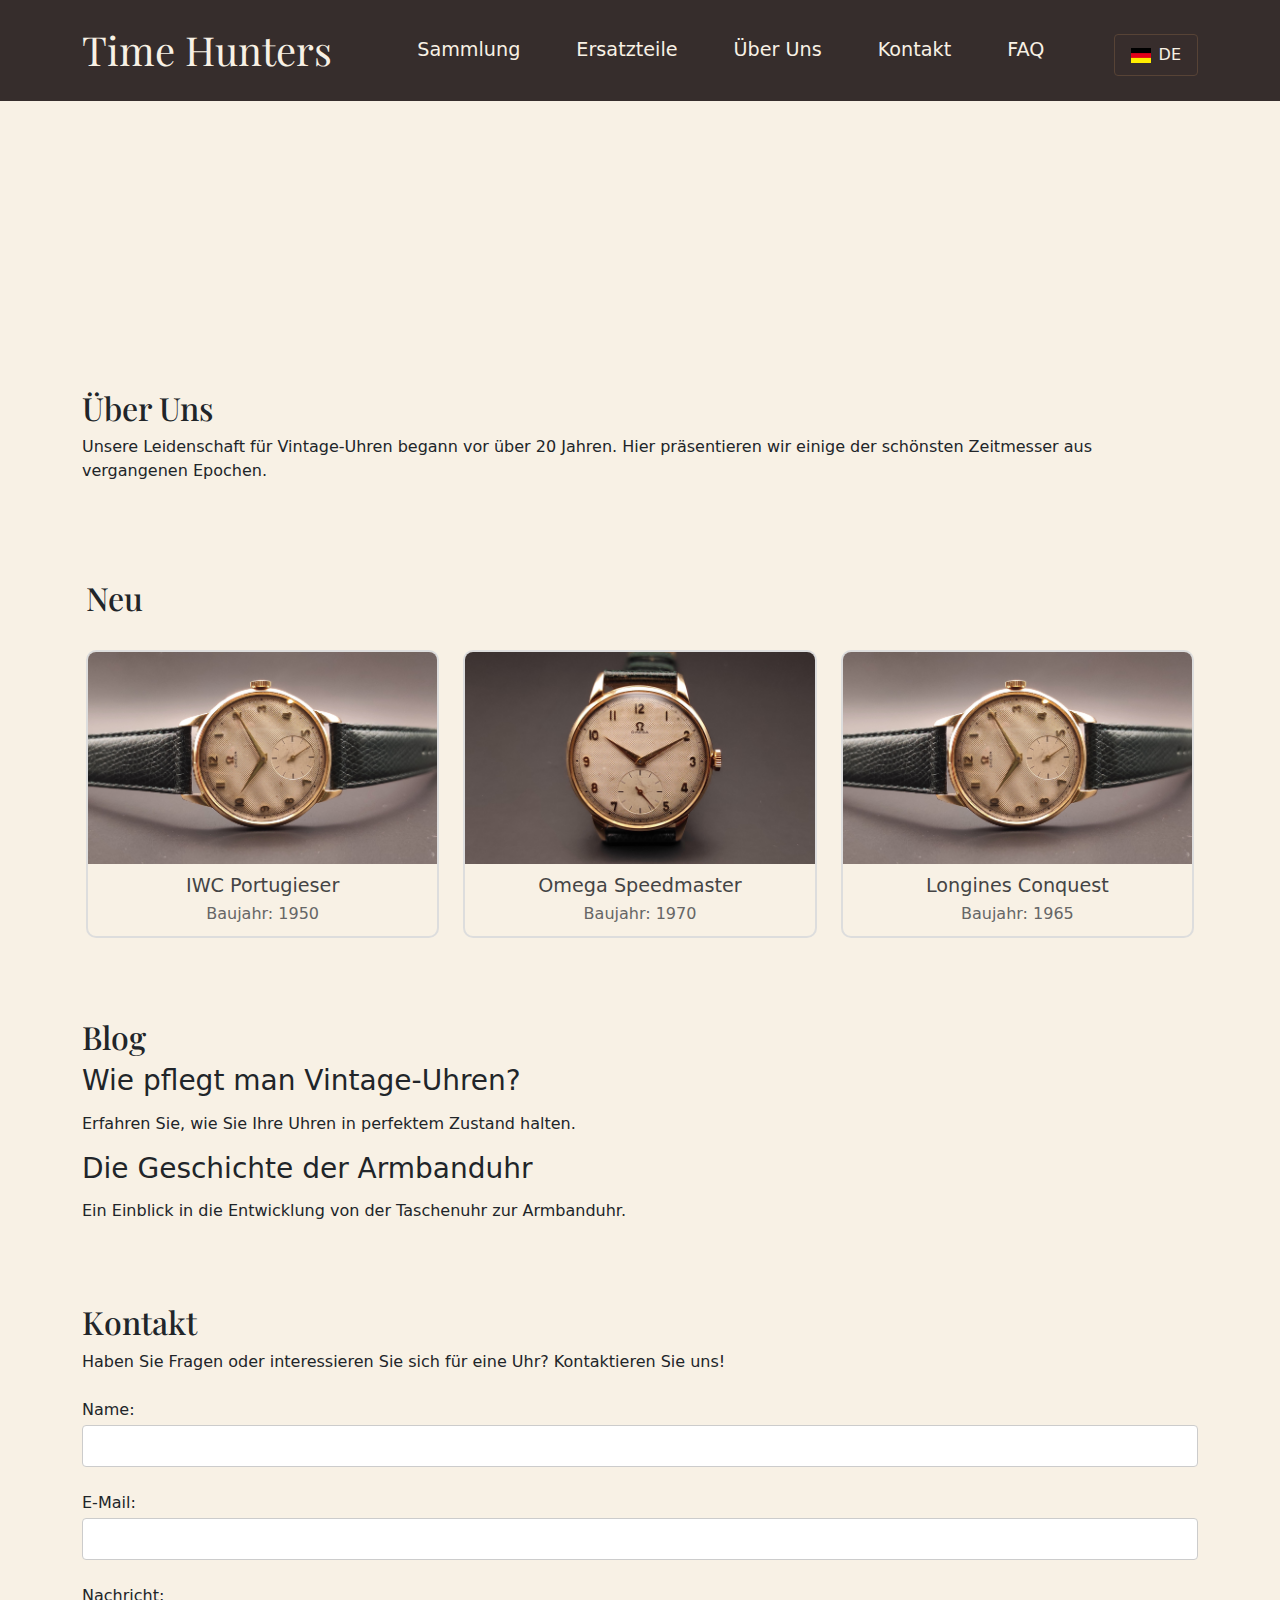
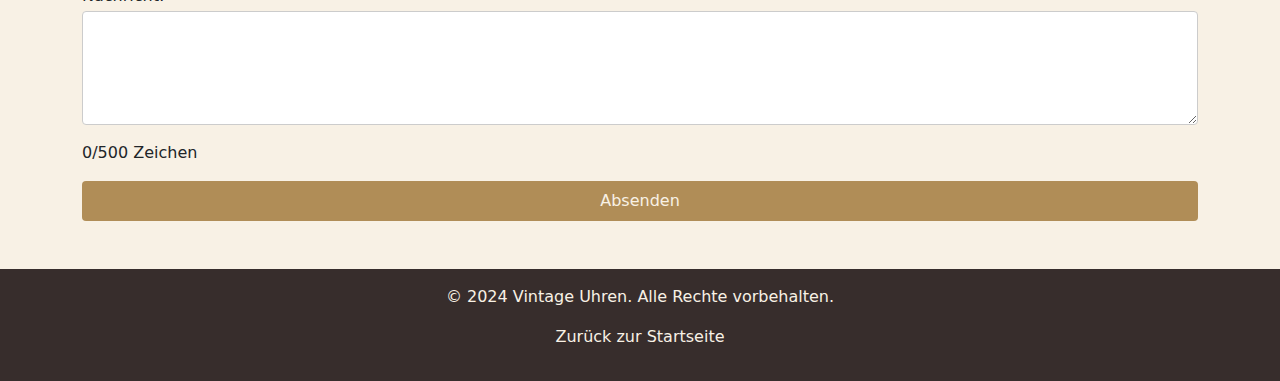
<file: index.html>
<!DOCTYPE html>
<html lang="de">
  <head>
    <meta charset="UTF-8" />
    <meta name="viewport" content="width=device-width, initial-scale=1.0" />
    <title>Vintage Uhren</title>
    <link rel="stylesheet" href="./styles.css"/>
    <!-- Bootstrap stylesheet CDN -->
    <link
      rel="stylesheet"
      href="https://cdn.jsdelivr.net/npm/bootstrap@5.3.7/dist/css/bootstrap.min.css"
    />
  </head>
  <body>

    <!-- Header -->
    <nav class="navbar navbar-expand-lg" style="background-color: #362d2c">
      <div class="container">
        <a class="navbar-brand" href="index.html">Time Hunters</a>
        <button
          class="navbar-toggler"
          type="button"
          data-bs-toggle="collapse"
          data-bs-target="#navbarSupportedContent"
          aria-controls="navbarSupportedContent"
          aria-expanded="false"
          aria-label="Toggle navigation"
        >
          <span class="navbar-toggler-icon"></span>
        </button>
        <div class="collapse navbar-collapse" id="navbarSupportedContent">
          <ul class="navbar-nav me-auto mb-2 mb-lg-0 m-auto mt-0">
            <li class="nav-item" style="padding: 20px;">
              <a class="nav-link" aria-current="page" href="Sammlung.html"
                >Sammlung</a
              >
            </li>

            <li class="nav-item" style="padding: 20px;">
              <a class="nav-link" aria-current="page" href="./Ersatzteile.html">Ersatzteile</a>
            </li>

            <li class="nav-item" style="padding: 20px;">
              <a class="nav-link" aria-current="page" href="./Über_uns.html">Über Uns</a>
            </li>

            <li class="nav-item" style="padding: 20px;">
              <a class="nav-link" aria-current="page" href="./Kontakt.html">Kontakt</a>
            </li>

            <li class="nav-item" style="padding: 20px;">
              <a class="nav-link" aria-current="page" href="./Fragen.html">FAQ</a>
            </li>
          </ul>
        
          <!-- Language Switcher  -->

          <div class="language-switcher">
              <button class="current-language" id="language-button">
                <img src="GermanF.webp" alt="Deutsch" /> DE
              </button>
              <ul class="language-dropdown" id="language-dropdown">
                <li data-lang="en">
                  <img src="EnglishF.webp" alt="English" /> EN
                </li>
                <li data-lang="hu">
                  <img src="UngarischeF.webp" alt="Magyar" /> HU
                </li>
              </ul>
            </div>
        </div>
      </div>
    </nav>
    <!-- Header End  -->

    <section id="hero" class="hero">
      <div class="hero-overlay"></div>
      <!-- Dunkle Overlay-Schicht -->
      <div class="hero-content">
        <h2>Willkommen bei unsere Vintage Uhren Sammlung</h2>
        <p>Entdecke die zeitlose Eleganz klassischer Uhren.</p>
      </div>
    </section>

    <section id="about" class="about">
      <div class="container">
        <h2>Über Uns</h2>
        <p>
          Unsere Leidenschaft für Vintage-Uhren begann vor über 20 Jahren. Hier
          präsentieren wir einige der schönsten Zeitmesser aus vergangenen
          Epochen.
        </p>
      </div>
    </section>

    <section class="watch-gallery">
      <div class="container">
        <h2>Neu</h2>
        <div class="watch-items">
          <a href="Iwc" class="watch-item" data-brand="iwc">
            <img src="test 3.jpg" alt="IWC Uhr" />
            <h3>IWC Portugieser</h3>
            <p>Baujahr: 1950</p>
          </a>

          <a href="./Uhren/Uhr.html" class="watch-item" data-brand="omega">
            <img src="test.jpg" alt="Omega Uhr" />
            <h3>Omega Speedmaster</h3>
            <p>Baujahr: 1970</p>
          </a>

          <a
            href="Uhr.html?id=longines-conquest"
            class="watch-item"
            data-brand="longines"
          >
            <img src="test 3.jpg" alt="Longines Uhr" />
            <h3>Longines Conquest</h3>
            <p>Baujahr: 1965</p>
          </a>
        </div>
      </div>
    </section>

    <section id="blog" class="blog">
      <div class="container">
        <h2>Blog</h2>
        <article>
          <h3>Wie pflegt man Vintage-Uhren?</h3>
          <p>Erfahren Sie, wie Sie Ihre Uhren in perfektem Zustand halten.</p>
        </article>
        <article>
          <h3>Die Geschichte der Armbanduhr</h3>
          <p>
            Ein Einblick in die Entwicklung von der Taschenuhr zur Armbanduhr.
          </p>
        </article>
      </div>
    </section>

    <section id="contact" class="contact">
      <div class="container">
        <h2>Kontakt</h2>
        <p>
          Haben Sie Fragen oder interessieren Sie sich für eine Uhr?
          Kontaktieren Sie uns!
        </p>
        <form action="submit_form.php" method="post">
          <label for="name">Name:</label>
          <input type="text" id="name" name="name" required />

          <label for="email">E-Mail:</label>
          <input type="email" id="email" name="email" required />

          <label for="message">Nachricht:</label>
          <textarea
            id="message"
            name="message"
            rows="4"
            maxlength="500"
            required
          ></textarea>
          <p id="charCount">0/500 Zeichen</p>

          <button type="submit">Absenden</button>
        </form>
      </div>
    </section>

    <script>
      document.getElementById("message").addEventListener("input", function () {
        document.getElementById("charCount").innerText =
          this.value.length + "/500 Zeichen";
      });
    </script>

    <footer class="footer">
      <div class="container">
        <p>&copy; 2024 Vintage Uhren. Alle Rechte vorbehalten.</p>
        <p><a href="index.html">Zurück zur Startseite</a></p>
      </div>
    </footer>
    <script src="script.js" defer></script>

    <!-- Bootstrap Script -->
    <script src="https://cdn.jsdelivr.net/npm/bootstrap@5.3.7/dist/js/bootstrap.bundle.min.js"></script>
  </body>
</html>
</file>
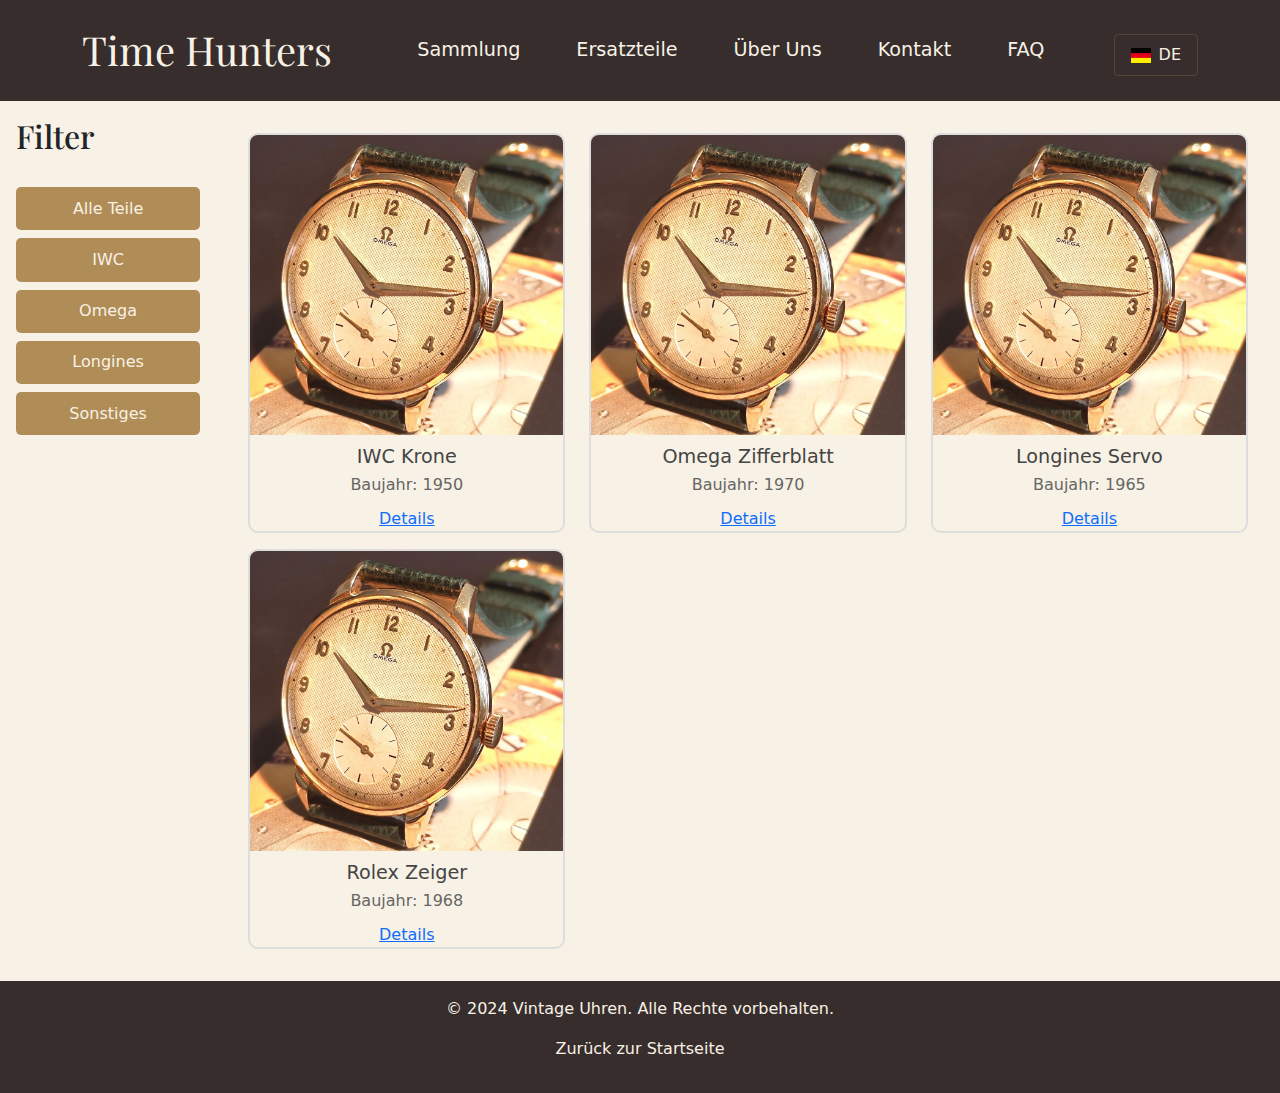
<file: Ersatzteile.html>
<!DOCTYPE html>
<html lang="de">
  <head>
    <meta charset="UTF-8" />
    <meta name="viewport" content="width=device-width, initial-scale=1.0" />
    <title>Sammlung - Vintage Uhren</title>
    <link rel="stylesheet" href="styles.css"/>
    <!-- Bootstrap stylesheet CDN -->
    <link
      rel="stylesheet"
      href="https://cdn.jsdelivr.net/npm/bootstrap@5.3.7/dist/css/bootstrap.min.css"
    />
  </head>
  <body>
    <!-- Header -->
    <nav class="navbar navbar-expand-lg" style="background-color: #362d2c">
      <div class="container">
        <a class="navbar-brand" href="index.html">Time Hunters</a>
        <button
          class="navbar-toggler"
          type="button"
          data-bs-toggle="collapse"
          data-bs-target="#navbarSupportedContent"
          aria-controls="navbarSupportedContent"
          aria-expanded="false"
          aria-label="Toggle navigation"
        >
          <span class="navbar-toggler-icon"></span>
        </button>
        <div class="collapse navbar-collapse" id="navbarSupportedContent">
          <ul class="navbar-nav me-auto mb-2 mb-lg-0 m-auto mt-0">
            <li class="nav-item" style="padding: 20px">
              <a class="nav-link" aria-current="page" href="Sammlung.html"
                >Sammlung</a
              >
            </li>

            <li class="nav-item" style="padding: 20px">
              <a class="nav-link" aria-current="page" href="./Ersatzteile.html"
                >Ersatzteile</a
              >
            </li>

            <li class="nav-item" style="padding: 20px">
              <a class="nav-link" aria-current="page" href="./Über_uns.html"
                >Über Uns</a
              >
            </li>

            <li class="nav-item" style="padding: 20px">
              <a class="nav-link" aria-current="page" href="./Kontakt.html"
                >Kontakt</a
              >
            </li>

            <li class="nav-item" style="padding: 20px">
              <a class="nav-link" aria-current="page" href="./Fragen.html"
                >FAQ</a
              >
            </li>
          </ul>

          <!-- Language Switcher  -->

          <div class="language-switcher">
            <button class="current-language" id="language-button">
              <img src="GermanF.webp" alt="Deutsch" /> DE
            </button>
            <ul class="language-dropdown" id="language-dropdown">
              <li data-lang="en">
                <img src="EnglishF.webp" alt="English" /> EN
              </li>
              <li data-lang="hu">
                <img src="UngarischeF.webp" alt="Magyar" /> HU
              </li>
            </ul>
          </div>
        </div>
      </div>
    </nav>
    <!-- Header End  -->

    <main class="collection">
      <aside class="filter-menu">
        <h2>Filter</h2>
        <ul>
          <li><button onclick="filterWatches('all')">Alle Teile</button></li>
          <li><button onclick="filterWatches('iwc')">IWC</button></li>
          <li><button onclick="filterWatches('omega')">Omega</button></li>
          <li><button onclick="filterWatches('longines')">Longines</button></li>
          <li><button onclick="filterWatches('other')">Sonstiges</button></li>
        </ul>
      </aside>

      <section class="watch-gallery">
        <div class="watch-item" data-brand="iwc">
          <img src="./Omega.jpeg" alt="IWC Uhr" />
          <h3>IWC Krone</h3>
          <p>Baujahr: 1950</p>
          <a href="Uhr.html?id=iwc-portugieser">Details</a>
        </div>
        <div class="watch-item" data-brand="omega">
          <img src="./Omega.jpeg" alt="Omega Uhr" />
          <h3>Omega Zifferblatt</h3>
          <p>Baujahr: 1970</p>
          <a href="Uhr.html?id=omega-speedmaster">Details</a>
        </div>
        <div class="watch-item" data-brand="longines">
          <img src="./Omega.jpeg" alt="Longines Uhr" />
          <h3>Longines Servo</h3>
          <p>Baujahr: 1965</p>
          <a href="Uhr.html?id=longines-conquest">Details</a>
        </div>
        <div class="watch-item" data-brand="other">
          <img src="./Omega.jpeg" alt="Rolex Uhr" />
          <h3>Rolex Zeiger</h3>
          <p>Baujahr: 1968</p>
          <a href="Uhr.html?id=rolex-submariner">Details</a>
        </div>
      </section>
    </main>

    <footer class="footer">
      <div class="container">
        <p>&copy; 2024 Vintage Uhren. Alle Rechte vorbehalten.</p>
        <p><a href="index.html">Zurück zur Startseite</a></p>
      </div>
    </footer>

    <script src="Sammlung.js"></script>
    <!-- Bootstrap Script -->
    <script src="https://cdn.jsdelivr.net/npm/bootstrap@5.3.7/dist/js/bootstrap.bundle.min.js"></script>
  </body>
</html>
</file>
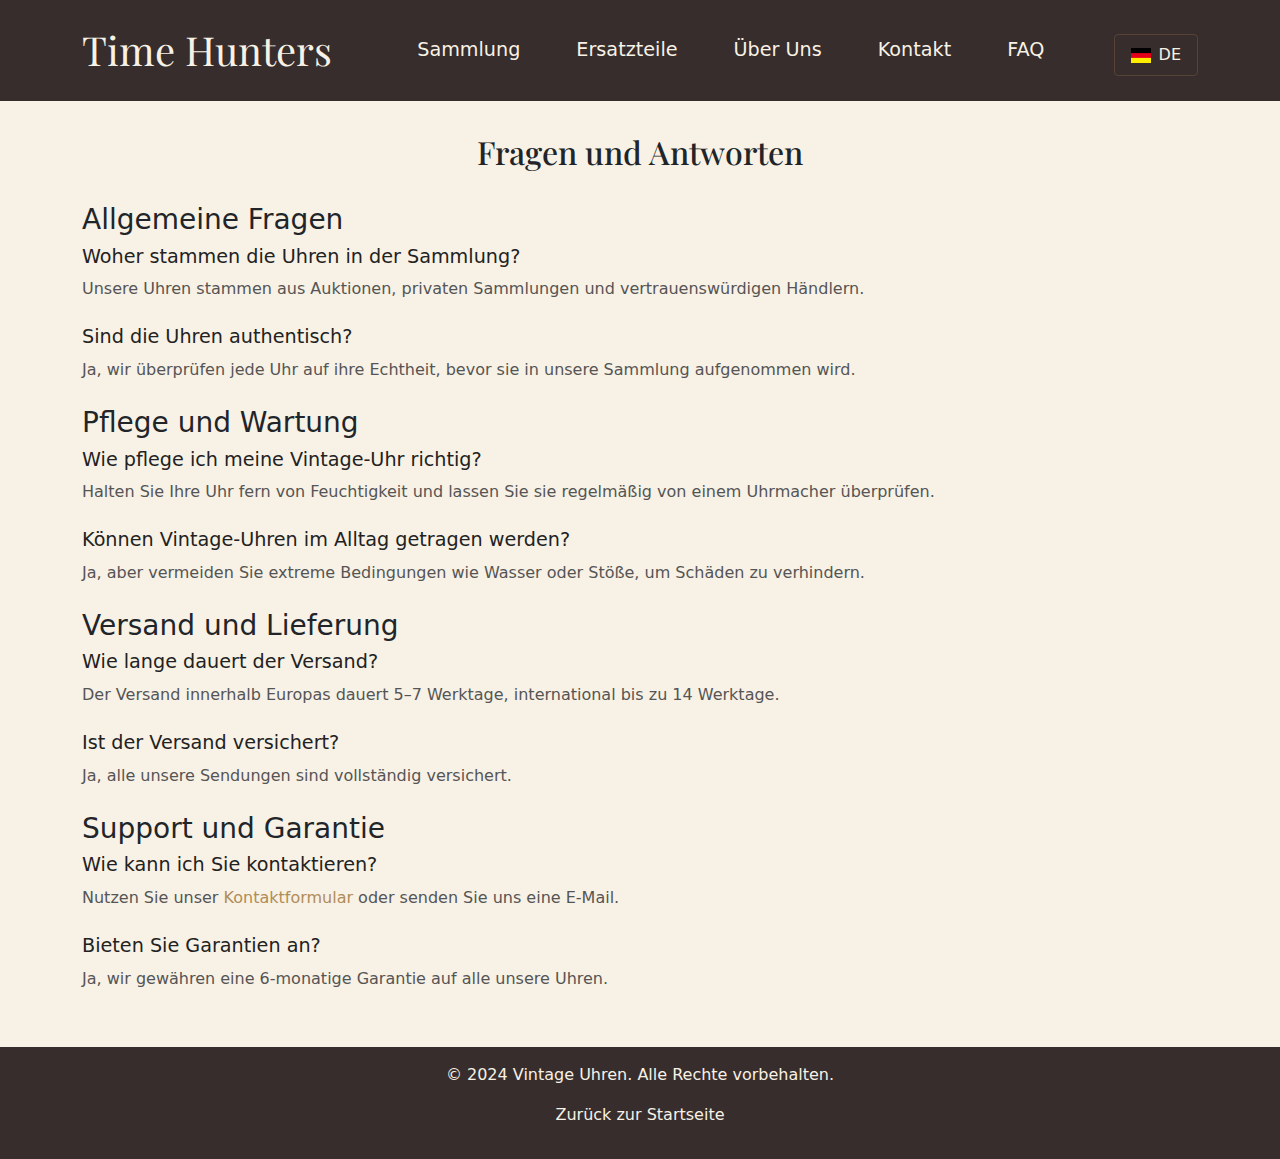
<file: Fragen.html>
<!DOCTYPE html>
<html lang="de">
  <head>
    <meta charset="UTF-8" />
    <meta name="viewport" content="width=device-width, initial-scale=1.0" />
    <title>Häufig gestellte Fragen - Vintage Uhren</title>
    <link rel="stylesheet" href="styles.css" />
    <!-- Bootstrap stylesheet CDN -->
    <link
      rel="stylesheet"
      href="https://cdn.jsdelivr.net/npm/bootstrap@5.3.7/dist/css/bootstrap.min.css"
    />
  </head>
  <body>
    <!-- Header -->
    <nav class="navbar navbar-expand-lg" style="background-color: #362d2c">
      <div class="container">
        <a class="navbar-brand" href="index.html">Time Hunters</a>
        <button
          class="navbar-toggler"
          type="button"
          data-bs-toggle="collapse"
          data-bs-target="#navbarSupportedContent"
          aria-controls="navbarSupportedContent"
          aria-expanded="false"
          aria-label="Toggle navigation"
        >
          <span class="navbar-toggler-icon"></span>
        </button>
        <div class="collapse navbar-collapse" id="navbarSupportedContent">
          <ul class="navbar-nav me-auto mb-2 mb-lg-0 m-auto mt-0">
            <li class="nav-item" style="padding: 20px">
              <a class="nav-link" aria-current="page" href="Sammlung.html"
                >Sammlung</a
              >
            </li>

            <li class="nav-item" style="padding: 20px">
              <a class="nav-link" aria-current="page" href="./Ersatzteile.html"
                >Ersatzteile</a
              >
            </li>

            <li class="nav-item" style="padding: 20px">
              <a class="nav-link" aria-current="page" href="./Über_uns.html"
                >Über Uns</a
              >
            </li>

            <li class="nav-item" style="padding: 20px">
              <a class="nav-link" aria-current="page" href="./Kontakt.html"
                >Kontakt</a
              >
            </li>

            <li class="nav-item" style="padding: 20px">
              <a class="nav-link" aria-current="page" href="./Fragen.html"
                >FAQ</a
              >
            </li>
          </ul>

          <!-- Language Switcher  -->

          <div class="language-switcher">
            <button class="current-language" id="language-button">
              <img src="GermanF.webp" alt="Deutsch" /> DE
            </button>
            <ul class="language-dropdown" id="language-dropdown">
              <li data-lang="en">
                <img src="EnglishF.webp" alt="English" /> EN
              </li>
              <li data-lang="hu">
                <img src="UngarischeF.webp" alt="Magyar" /> HU
              </li>
            </ul>
          </div>
        </div>
      </div>
    </nav>
    <!-- Header End  -->

    <section class="faq">
      <div class="container">
        <h2>Fragen und Antworten</h2>

        <!-- Allgemein -->
        <h3 id="general">Allgemeine Fragen</h3>
        <div class="faq-item">
          <h4>Woher stammen die Uhren in der Sammlung?</h4>
          <p>
            Unsere Uhren stammen aus Auktionen, privaten Sammlungen und
            vertrauenswürdigen Händlern.
          </p>
        </div>
        <div class="faq-item">
          <h4>Sind die Uhren authentisch?</h4>
          <p>
            Ja, wir überprüfen jede Uhr auf ihre Echtheit, bevor sie in unsere
            Sammlung aufgenommen wird.
          </p>
        </div>

        <!-- Pflege -->
        <h3 id="care">Pflege und Wartung</h3>
        <div class="faq-item">
          <h4>Wie pflege ich meine Vintage-Uhr richtig?</h4>
          <p>
            Halten Sie Ihre Uhr fern von Feuchtigkeit und lassen Sie sie
            regelmäßig von einem Uhrmacher überprüfen.
          </p>
        </div>
        <div class="faq-item">
          <h4>Können Vintage-Uhren im Alltag getragen werden?</h4>
          <p>
            Ja, aber vermeiden Sie extreme Bedingungen wie Wasser oder Stöße, um
            Schäden zu verhindern.
          </p>
        </div>

        <!-- Versand -->
        <h3 id="shipping">Versand und Lieferung</h3>
        <div class="faq-item">
          <h4>Wie lange dauert der Versand?</h4>
          <p>
            Der Versand innerhalb Europas dauert 5–7 Werktage, international bis
            zu 14 Werktage.
          </p>
        </div>
        <div class="faq-item">
          <h4>Ist der Versand versichert?</h4>
          <p>Ja, alle unsere Sendungen sind vollständig versichert.</p>
        </div>

        <!-- Support -->
        <h3 id="support">Support und Garantie</h3>
        <div class="faq-item">
          <h4>Wie kann ich Sie kontaktieren?</h4>
          <p>
            Nutzen Sie unser <a href="Kontakt.html">Kontaktformular</a> oder
            senden Sie uns eine E-Mail.
          </p>
        </div>
        <div class="faq-item">
          <h4>Bieten Sie Garantien an?</h4>
          <p>
            Ja, wir gewähren eine 6-monatige Garantie auf alle unsere Uhren.
          </p>
        </div>
      </div>
    </section>

    <footer class="footer">
      <div class="container">
        <p>&copy; 2024 Vintage Uhren. Alle Rechte vorbehalten.</p>
        <p><a href="index.html">Zurück zur Startseite</a></p>
      </div>
    </footer>
    <script src="script.js" defer></script>
    <!-- Bootstrap Script -->
    <script src="https://cdn.jsdelivr.net/npm/bootstrap@5.3.7/dist/js/bootstrap.bundle.min.js"></script>
  </body>
</html>
</file>
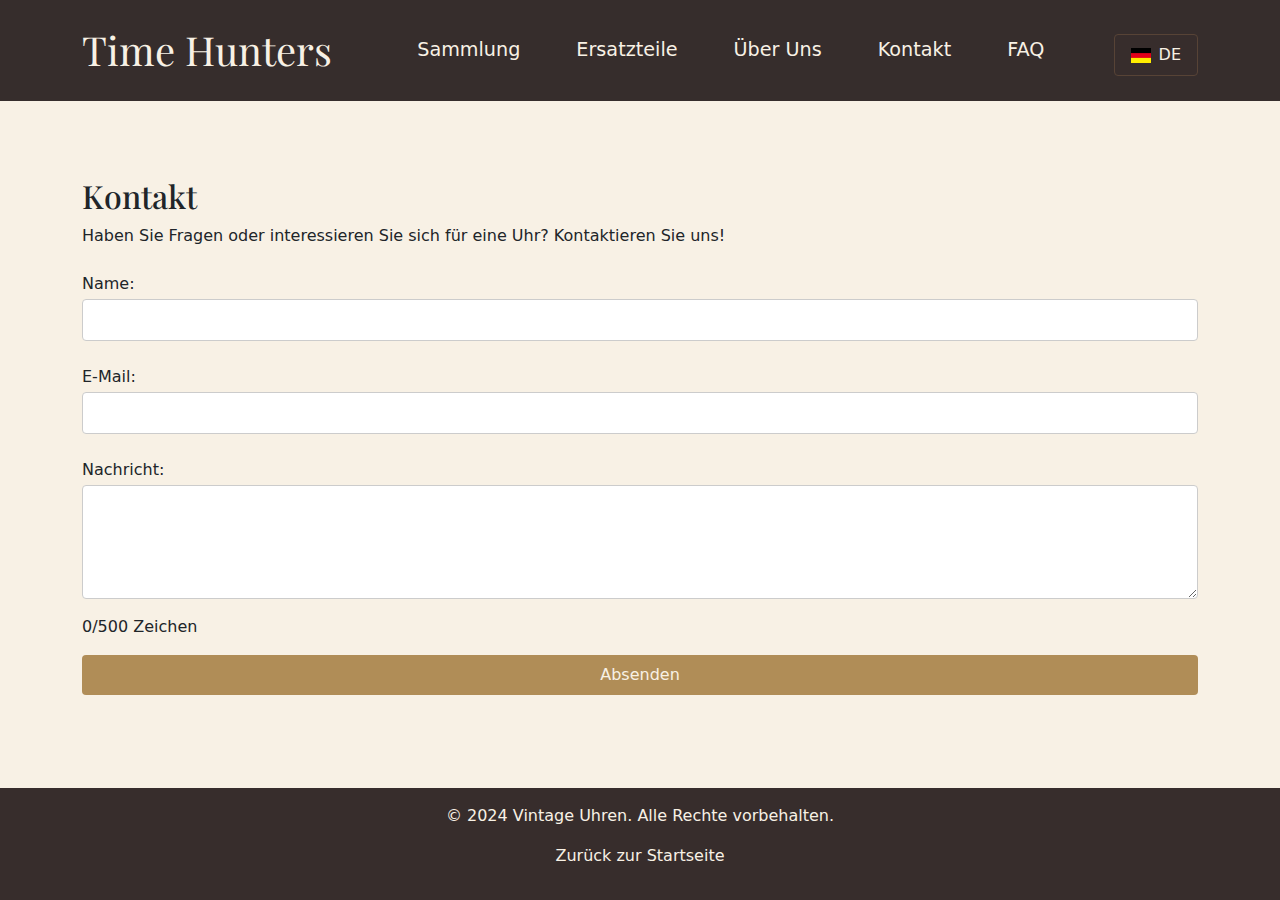
<file: Kontakt.html>
<!DOCTYPE html>
<html lang="de">
  <head>
    <meta charset="UTF-8" />
    <meta name="viewport" content="width=device-width, initial-scale=1.0" />
    <title>Vintage Uhren</title>
    <link rel="stylesheet" href="styles.css" />
    <!-- Bootstrap stylesheet CDN -->
    <link
      rel="stylesheet"
      href="https://cdn.jsdelivr.net/npm/bootstrap@5.3.7/dist/css/bootstrap.min.css"
    />
  </head>
  <body>
    <!-- Header -->
    <nav class="navbar navbar-expand-lg" style="background-color: #362d2c">
      <div class="container">
        <a class="navbar-brand" href="index.html">Time Hunters</a>
        <button
          class="navbar-toggler"
          type="button"
          data-bs-toggle="collapse"
          data-bs-target="#navbarSupportedContent"
          aria-controls="navbarSupportedContent"
          aria-expanded="false"
          aria-label="Toggle navigation"
        >
          <span class="navbar-toggler-icon"></span>
        </button>
        <div class="collapse navbar-collapse" id="navbarSupportedContent">
          <ul class="navbar-nav me-auto mb-2 mb-lg-0 m-auto mt-0">
            <li class="nav-item" style="padding: 20px">
              <a class="nav-link" aria-current="page" href="Sammlung.html"
                >Sammlung</a
              >
            </li>

            <li class="nav-item" style="padding: 20px">
              <a class="nav-link" aria-current="page" href="./Ersatzteile.html"
                >Ersatzteile</a
              >
            </li>

            <li class="nav-item" style="padding: 20px">
              <a class="nav-link" aria-current="page" href="./Über_uns.html"
                >Über Uns</a
              >
            </li>

            <li class="nav-item" style="padding: 20px">
              <a class="nav-link" aria-current="page" href="./Kontakt.html"
                >Kontakt</a
              >
            </li>

            <li class="nav-item" style="padding: 20px">
              <a class="nav-link" aria-current="page" href="./Fragen.html"
                >FAQ</a
              >
            </li>
          </ul>

          <!-- Language Switcher  -->

          <div class="language-switcher">
            <button class="current-language" id="language-button">
              <img src="GermanF.webp" alt="Deutsch" /> DE
            </button>
            <ul class="language-dropdown" id="language-dropdown">
              <li data-lang="en">
                <img src="EnglishF.webp" alt="English" /> EN
              </li>
              <li data-lang="hu">
                <img src="UngarischeF.webp" alt="Magyar" /> HU
              </li>
            </ul>
          </div>
        </div>
      </div>
    </nav>
    <!-- Header End  -->

    <section id="contact" class="contact">
      <div class="container">
        <h2>Kontakt</h2>
        <p>
          Haben Sie Fragen oder interessieren Sie sich für eine Uhr?
          Kontaktieren Sie uns!
        </p>
        <form action="submit_form.php" method="post">
          <label for="name">Name:</label>
          <input type="text" id="name" name="name" required />

          <label for="email">E-Mail:</label>
          <input type="email" id="email" name="email" required />

          <label for="message">Nachricht:</label>
          <textarea
            id="message"
            name="message"
            rows="4"
            maxlength="500"
            required
          ></textarea>
          <p id="charCount">0/500 Zeichen</p>

          <button type="submit">Absenden</button>
        </form>
      </div>
    </section>

    <script>
      document.getElementById("message").addEventListener("input", function () {
        document.getElementById("charCount").innerText =
          this.value.length + "/500 Zeichen";
      });
    </script>

    <footer class="footer">
      <div class="container">
        <p>&copy; 2024 Vintage Uhren. Alle Rechte vorbehalten.</p>
        <p><a href="index.html">Zurück zur Startseite</a></p>
      </div>
    </footer>
    <script src="script.js" defer></script>
    <!-- Bootstrap Script -->
    <script src="https://cdn.jsdelivr.net/npm/bootstrap@5.3.7/dist/js/bootstrap.bundle.min.js"></script>
  </body>
</html>
</file>
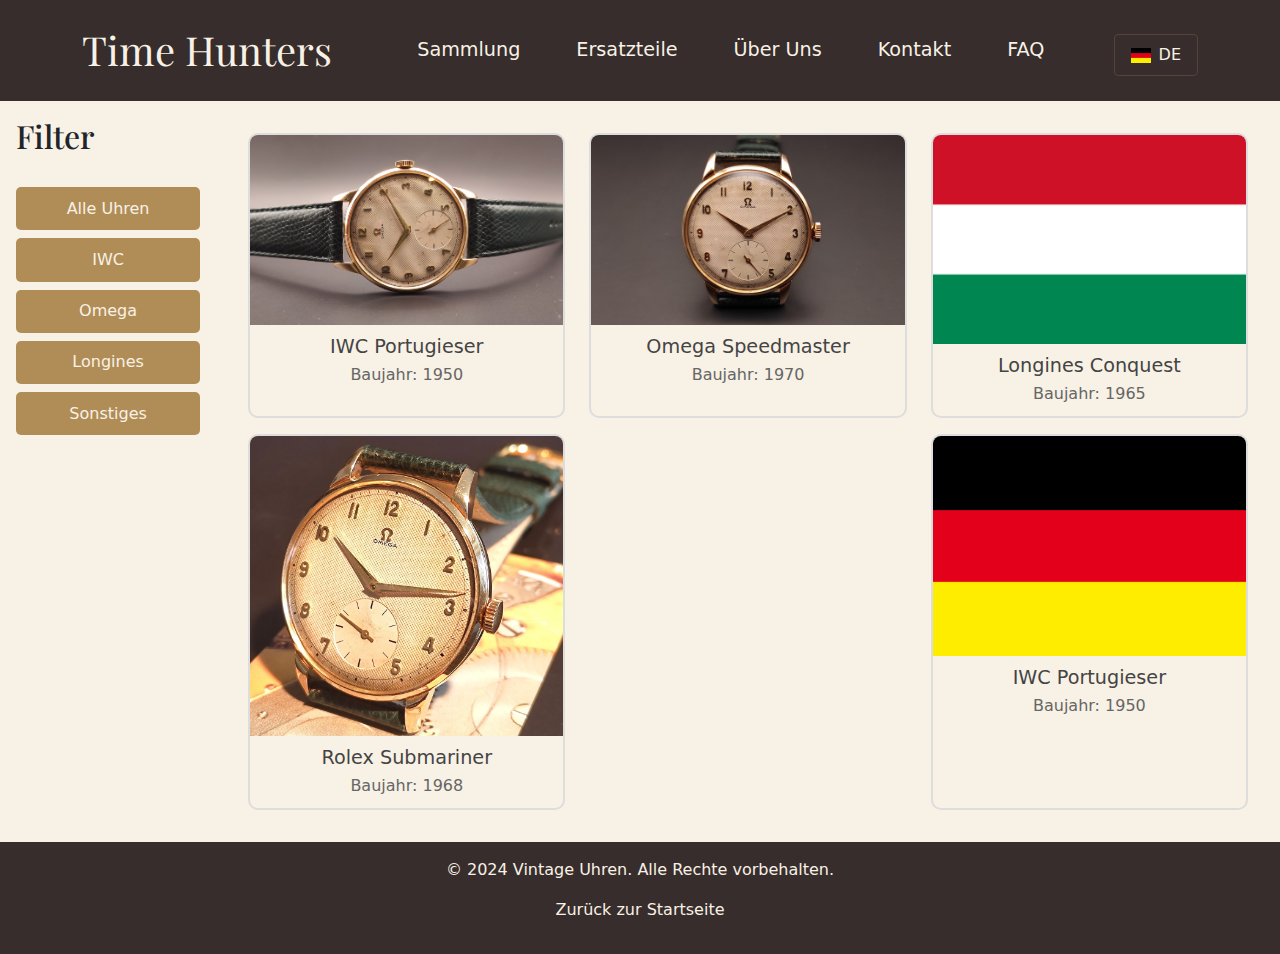
<file: Sammlung.html>
<!DOCTYPE html>
<html lang="de">
  <head>
    <meta charset="UTF-8" />
    <meta name="viewport" content="width=device-width, initial-scale=1.0" />
    <title>Sammlung - Vintage Uhren</title>
    <!-- <link rel="stylesheet" href="Sammlung.css" /> -->
    <link rel="stylesheet" href="styles.css" />
    <!-- Bootstrap stylesheet CDN -->
    <link
      rel="stylesheet"
      href="https://cdn.jsdelivr.net/npm/bootstrap@5.3.7/dist/css/bootstrap.min.css"
    />
  </head>
  <body>
    <!-- Header -->
    <nav class="navbar navbar-expand-lg" style="background-color: #362d2c">
      <div class="container">
        <a class="navbar-brand" href="index.html">Time Hunters</a>
        <button
          class="navbar-toggler"
          type="button"
          data-bs-toggle="collapse"
          data-bs-target="#navbarSupportedContent"
          aria-controls="navbarSupportedContent"
          aria-expanded="false"
          aria-label="Toggle navigation"
        >
          <span class="navbar-toggler-icon"></span>
        </button>
        <div class="collapse navbar-collapse" id="navbarSupportedContent">
          <ul class="navbar-nav me-auto mb-2 mb-lg-0 m-auto mt-0">
            <li class="nav-item" style="padding: 20px">
              <a class="nav-link" aria-current="page" href="Sammlung.html"
                >Sammlung</a
              >
            </li>

            <li class="nav-item" style="padding: 20px">
              <a class="nav-link" aria-current="page" href="./Ersatzteile.html"
                >Ersatzteile</a
              >
            </li>

            <li class="nav-item" style="padding: 20px">
              <a class="nav-link" aria-current="page" href="./Über_uns.html"
                >Über Uns</a
              >
            </li>

            <li class="nav-item" style="padding: 20px">
              <a class="nav-link" aria-current="page" href="./Kontakt.html"
                >Kontakt</a
              >
            </li>

            <li class="nav-item" style="padding: 20px">
              <a class="nav-link" aria-current="page" href="./Fragen.html"
                >FAQ</a
              >
            </li>
          </ul>

          <!-- Language Switcher  -->

          <div class="language-switcher">
            <button class="current-language" id="language-button">
              <img src="GermanF.webp" alt="Deutsch" /> DE
            </button>
            <ul class="language-dropdown" id="language-dropdown">
              <li data-lang="en">
                <img src="EnglishF.webp" alt="English" /> EN
              </li>
              <li data-lang="hu">
                <img src="UngarischeF.webp" alt="Magyar" /> HU
              </li>
            </ul>
          </div>
        </div>
      </div>
    </nav>
    <!-- Header End  -->

    <main class="collection">
      <aside class="filter-menu">
        <h2>Filter</h2>
        <ul>
          <li><button onclick="filterWatches('all')">Alle Uhren</button></li>
          <li><button onclick="filterWatches('iwc')">IWC</button></li>
          <li><button onclick="filterWatches('omega')">Omega</button></li>
          <li><button onclick="filterWatches('longines')">Longines</button></li>
          <li><button onclick="filterWatches('other')">Sonstiges</button></li>
        </ul>
      </aside>

      <section class="watch-gallery">
        <a href="Iwc" class="watch-item" data-brand="iwc">
          <img src="test 3.jpg" alt="IWC Uhr" />
          <h3>IWC Portugieser</h3>
          <p>Baujahr: 1950</p>
        </a>

        <a href="./Uhren/Uhr.html" class="watch-item" data-brand="omega">
          <img src="test.jpg" alt="Omega Uhr" />
          <h3>Omega Speedmaster</h3>
          <p>Baujahr: 1970</p>
        </a>

        <a
          href="Uhr.html?id=longines-conquest"
          class="watch-item"
          data-brand="longines">
          <img src="./UngarischeF.webp" alt="Longines Uhr" />
          <h3>Longines Conquest</h3>
          <p>Baujahr: 1965</p>
        </a>

        <a
          href="Uhr.html?id=rolex-submariner"
          class="watch-item"
          data-brand="other">
          <img src="./Omega.jpeg" alt="Rolex Uhr" />
          <h3>Rolex Submariner</h3>
          <p>Baujahr: 1968</p>
        </a>

        <a href="Omega" class="watch-item" data-brand="iwc">
          <img src="GermanF.webp" alt="IWC Uhr" />
          <h3>IWC Portugieser</h3>
          <p>Baujahr: 1950</p>
        </a>
      </section>
    </main>

    <footer class="footer">
      <div class="container">
        <p>&copy; 2024 Vintage Uhren. Alle Rechte vorbehalten.</p>
        <p><a href="index.html">Zurück zur Startseite</a></p>
      </div>
    </footer>
    <script src="Sammlung.js"></script>

    <!-- Bootstrap Script -->
    <script src="https://cdn.jsdelivr.net/npm/bootstrap@5.3.7/dist/js/bootstrap.bundle.min.js"></script>
  </body>
</html>
</file>
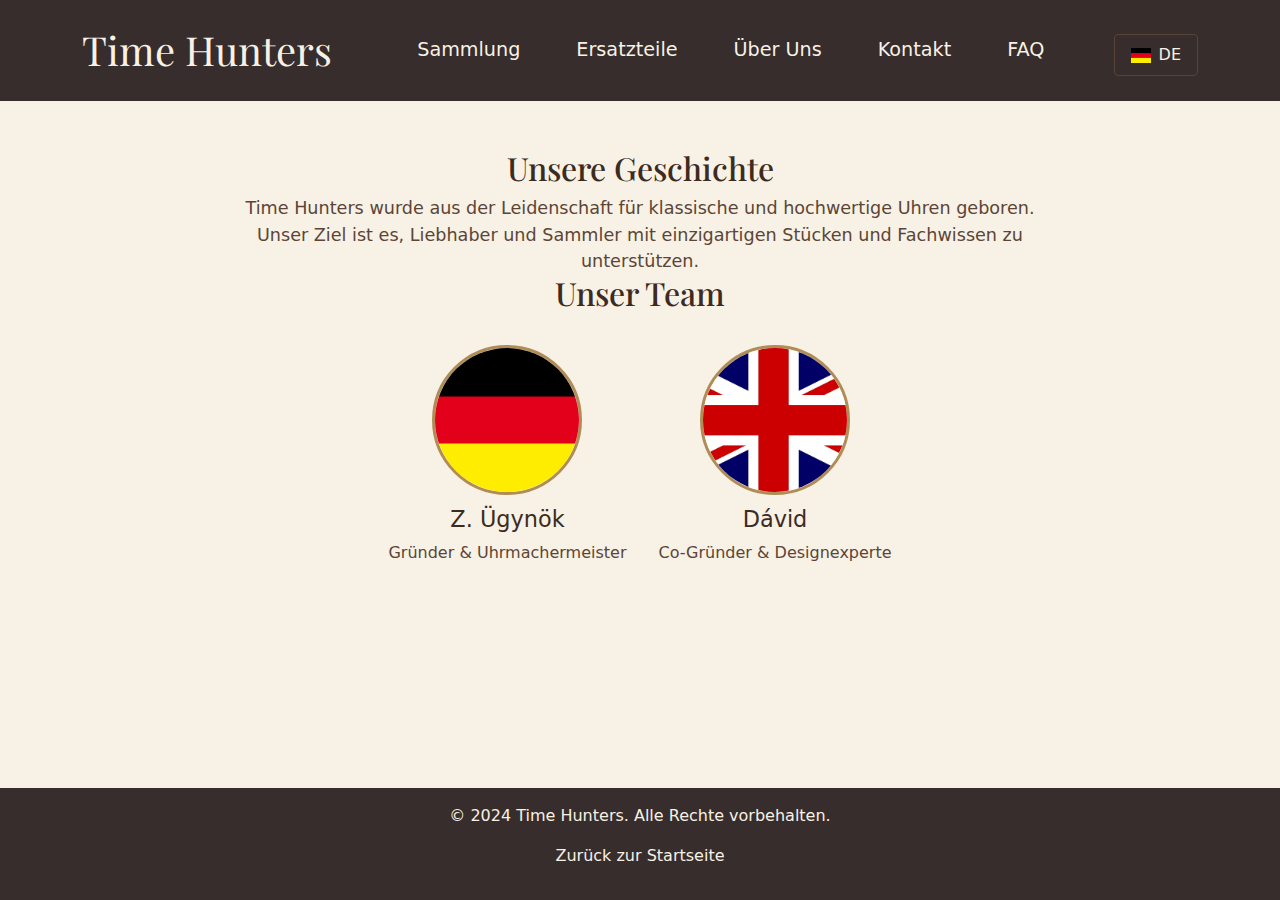
<file: Über_uns.html>
<!DOCTYPE html>
<html lang="de">
  <head>
    <meta charset="UTF-8" />
    <meta name="viewport" content="width=device-width, initial-scale=1.0" />
    <title>Vintage Uhren</title>
    <!-- <link rel="stylesheet" href="Über_uns.css"/> -->
     <link rel="stylesheet" href="styles.css">
    <!-- Bootstrap stylesheet CDN -->
    <link
      rel="stylesheet"
      href="https://cdn.jsdelivr.net/npm/bootstrap@5.3.7/dist/css/bootstrap.min.css"
    />
  </head>
  <body>
    <!-- Header -->
    <nav class="navbar navbar-expand-lg" style="background-color: #362d2c">
      <div class="container">
        <a class="navbar-brand" href="index.html">Time Hunters</a>
        <button
          class="navbar-toggler"
          type="button"
          data-bs-toggle="collapse"
          data-bs-target="#navbarSupportedContent"
          aria-controls="navbarSupportedContent"
          aria-expanded="false"
          aria-label="Toggle navigation"
        >
          <span class="navbar-toggler-icon"></span>
        </button>
        <div class="collapse navbar-collapse" id="navbarSupportedContent">
          <ul class="navbar-nav me-auto mb-2 mb-lg-0 m-auto mt-0">
            <li class="nav-item" style="padding: 20px">
              <a class="nav-link" aria-current="page" href="Sammlung.html"
                >Sammlung</a
              >
            </li>

            <li class="nav-item" style="padding: 20px">
              <a class="nav-link" aria-current="page" href="./Ersatzteile.html"
                >Ersatzteile</a
              >
            </li>

            <li class="nav-item" style="padding: 20px">
              <a class="nav-link" aria-current="page" href="./Über_uns.html"
                >Über Uns</a
              >
            </li>

            <li class="nav-item" style="padding: 20px">
              <a class="nav-link" aria-current="page" href="./Kontakt.html"
                >Kontakt</a
              >
            </li>

            <li class="nav-item" style="padding: 20px">
              <a class="nav-link" aria-current="page" href="./Fragen.html"
                >FAQ</a
              >
            </li>
          </ul>

          <!-- Language Switcher  -->

          <div class="language-switcher">
            <button class="current-language" id="language-button">
              <img src="GermanF.webp" alt="Deutsch" /> DE
            </button>
            <ul class="language-dropdown" id="language-dropdown">
              <li data-lang="en">
                <img src="EnglishF.webp" alt="English" /> EN
              </li>
              <li data-lang="hu">
                <img src="UngarischeF.webp" alt="Magyar" /> HU
              </li>
            </ul>
          </div>
        </div>
      </div>
    </nav>
    <!-- Header End  -->

    <main class="about-section">
      <div class="container">
        <h2>Unsere Geschichte</h2>
        <p>
          Time Hunters wurde aus der Leidenschaft für klassische und hochwertige
          Uhren geboren. Unser Ziel ist es, Liebhaber und Sammler mit
          einzigartigen Stücken und Fachwissen zu unterstützen.
        </p>

        <h2>Unser Team</h2>
        <div class="team">
          <div class="team-member">
            <img src="GermanF.webp" alt="Gründer" />
            <h3>Z. Ügynök</h3>
            <p>Gründer & Uhrmachermeister</p>
          </div>
          <div class="team-member co-founder">
            <img src="EnglishF.webp" alt="Co-Gründer" />
            <h3>Dávid</h3>
            <p>Co-Gründer & Designexperte</p>
          </div>
        </div>
      </div>
    </main>

    <footer class="footer">
      <div class="container">
        <p>&copy; 2024 Time Hunters. Alle Rechte vorbehalten.</p>
        <p><a href="index.html">Zurück zur Startseite</a></p>
      </div>
    </footer>
    <script src="script.js" defer></script>

    <!-- Bootstrap Script -->
    <script src="https://cdn.jsdelivr.net/npm/bootstrap@5.3.7/dist/js/bootstrap.bundle.min.js"></script>
  </body>
</html>
</file>
<file: styles.css>
/* Google Fonts importieren */
@import url('https://fonts.googleapis.com/css2?family=Playfair+Display:wght@400;700&display=swap');

/* Allgemeine Stile */
body {
  font-family: Arial, sans-serif;
  line-height: 1.6;
  margin: 0;
  padding: 0;
  color: #333;
  background-color: #F8F1E5 !important;
  display: flex;
  flex-direction: column; /* Ermöglicht eine vertikale Anordnung von Header, Inhalt und Footer */
  min-height: 100vh; /* Der Body nimmt mindestens die volle Höhe des Bildschirms ein */
}

h1, h2 {
  font-family: 'Playfair Display', serif;
}

.container {
  width: 90%;
  max-width: 1200px;
  margin: 0 auto;
}

/* Header */
.header {
  background: #372d2c;
  color: #fff;
  padding: 1em 0;
}

.header .container {
  display: flex;
  align-items: center;
  justify-content: space-between;
}

/* Titel "Time Hunters" links */
.header-title {
  font-family: 'Playfair Display', serif;
  font-size: 1.3em; /* Adjusted font size */
  margin: 0;
  transition: transform 0.3s ease;
}

.header-title a {
  color: #F8F1E5;
  text-decoration: none;
}

.header-title:hover {
  transform: scale(1.1);
}

/* Navigation mittig */
.nav-container {
  flex: 1;
  display: flex;
  justify-content: center;
}

.nav-links {
  display: flex;
  list-style: none;
  padding: 0;
  margin: 0;
  gap: 1.5em; /* Abstand zwischen den Links */
  margin-top: 12px;
}

.nav-links li {
  display: inline-block;
  margin: 0 15px;
}

.nav-links a {
  color: #F8F1E5;
  text-decoration: none;
  font-size: 1.2rem;
  transition: transform 0.3s ease, color 0.3s ease;
}

a {
  display: inline-block; /* Ermöglicht Skalierung */
  text-decoration: none;
  color: inherit; /* Erbt Textfarbe */
  transition: transform 0.3s ease, color 0.3s ease; /* Einheitliche Transition */
}

.nav-links a:hover {
  transform: scale(1.1);
  color: #F8F1E5;
}

#site-logo:hover{
  transform: scale(1.1) !important;
}

/* New Header */
.navbar-brand{
  font-family: 'Playfair Display', serif;
  font-size: 2.5rem !important;
  color: #F8F1E5 !important;
}


.nav-link{
  font-family: var(--bs-body-font-family);
  font-size: 1.2rem !important;
  color: #F8F1E5 !important;
  text-decoration: none;
}


.nav-link:hover{
  /* font-size: 1.3rem !important; */
  transform: scale(1.1);

  transition: transform 0.3s ease, color 0.3s ease;

}



/* Toggle Button  */


/* .navbar-toggler-icon{
  background-image: url(toggle-icon.png) !important;
}
.navbar-toggler:focus{
  box-shadow: none !important;
} */

.navbar-toggler-icon{
  background-image: url(toggle.png) !important;
}

.navbar-toggler:focus{
  box-shadow: none !important;
}

#offcanvasDarkNavbar{
  background-color: #362D2C;
}


/* Hero-Bereich */
.hero {
  position: relative;
  background: url(./Uhren/test\ 3.webp)no-repeat center center / cover;
  color: #F8F1E5;
  padding: 4em 0;
  text-align: center;
  /* height: 300px; */
  display: flex;
  flex-direction: column;
  justify-content: center;
  align-items: center;
  opacity: 0;
  animation: fadeIn 0.8s ease-out forwards, zoomIn 1.5s ease-out forwards;
  overflow: hidden;
  width: 100%; /* Rumprobieren bei Bild */
  /* height: 500px; 
  height: calc(100vh - 255px); */
}

/* Die dunkle Overlay-Schicht */
/* .hero-overlay {
  position: absolute;
  top: 0;
  left: 0;
  width: 100%;
  height: 100%;
  background: rgba(0, 0, 0, 0.5); Dunkelt das Bild leicht ab
  z-index: 1;
} */

/* Inhalt bleibt über dem Overlay */
.hero-content {
  position: relative;
  z-index: 2;
  text-align: center;
}

/* Keyframes für den Zoom-Effekt */
@keyframes zoomIn {
  from {
    background-size: 110%;
  }
  to {
    background-size: 100%;
  }
}

/* Keyframes für sanftes Einblenden */
@keyframes fadeIn {
  from {
    opacity: 0;
  }
  to {
    opacity: 1;
  }
}

.hero h2 {
  font-size: 2.5em;
  margin-bottom: 1em;
}

/* Sektionen */
section {
  padding: 2em 0;
}

.about,
.contact {
  background: #F8F1E5;
  flex-grow: 1;  /* Füllt den restlichen Platz zwischen Header und Footer */
  display: flex;
  align-items: center;
  justify-content: center;
}

.watch-gallery {
  background: #F8F1E5;
}

.watch-gallery .container {
  padding: 1em;
}

.watch-gallery h2 {
  text-align: left; /* Align the heading to the left */
  margin-bottom: 1em; /* Add some space below the heading */
}

.watch-items {
  display: flex;
  flex-wrap: wrap;
  gap: 1em;
  justify-content: space-between;
}

.watch-item {
  width: calc(33.33% - 1em);  /* Drei Artikel nebeneinander */
  background: #F8F1E5;
  border: 2px solid #ddd;
  text-align: center;
  overflow: hidden;
  text-decoration: none;
  transition: transform 0.3s ease, box-shadow 0.3s ease;
  border-radius: 10px; /* Abgerundete Ecken */
}

/* Bild soll den ganzen Kasten ausfüllen */
.watch-item img {
  width: 100%;   /* Bild füllt den Container */
  height: auto;  /* Höhe passt sich automatisch an */
  object-fit: cover;  /* Schneidet das Bild passend zu */
  max-height: 300px;  /* Maximale Höhe setzen */
}

/* Marken- und Subtext-Design */
.watch-item h3 {
  margin: 10px 0 5px;
  color: #444;
  font-size: 1.2em;
}

.watch-item p {
  color: #666;
  font-size: 1em;
  margin-bottom: 10px;
}

/* Hover-Effekt */
.watch-item:hover {
  transform: scale(1.05);  /* Vergrößert sich */
  box-shadow: 0px 5px 15px rgba(0, 0, 0, 0.2);
}

/* Blog */
.blog article {
  margin-bottom: 1em;
}

.blog article h3 {
  margin-bottom: 0.5em;
}

/* Kontaktformular */
form {
  display: flex;
  flex-direction: column;
}

form label {
  margin: 0.5em 0 0.2em;
}

form input,
form textarea,
form button {
  padding: 0.5em;
  margin-bottom: 1em;
  border: 1px solid #ccc;
  border-radius: 4px;
}

form button {
  background: #B08D57;
  color: #F8F1E5;
  border: none;
  cursor: pointer;
  transition: background 0.3s ease;
}

form button:hover {
  background: #A07D47;
}

/* Footer */
.footer {
  background: #372d2c;
  color: #F8F1E5;
  text-align: center;
  padding: 1em 0;

  margin-top: auto; /* Schiebt den Footer an das Ende des Bildschirms */
}

.footer a {
  color: #F8F1E5;
  display: inline-block;
  text-decoration: none;
  color: inherit;
  transition: transform 0.3s ease, color 0.3s ease;
}

.footer a:hover {
  text-decoration: underline;
  transform: scale(1.1);
}

/* Sprachumschalter rechts */
.language-switcher {
  display: flex;
  align-items: center;
  position: relative; /* Ensure the dropdown is positioned relative to the switcher */
  margin-top: 10px;
}

.current-language {
  background: #372d2c;
  border: 1px solid #574336;
  color: #F8F1E5;
  font-size: 1rem;
  cursor: pointer;
  display: flex;
  align-items: center;
  gap: 0.5em;
  padding: 0.5em 1em;
  border-radius: 4px;
  transition: background 0.3s ease;
}

.current-language:hover {
  background: #504644;
}

.current-language img {
  width: 20px;
  height: 15px;
}

/* Dropdown-Menü */
.language-dropdown {
  position: absolute;
  top: 110%; /* Position the dropdown directly below the switcher */
  left: 0; /* Align the dropdown with the left edge of the switcher */
  display: none;
  background: #372d2c;
  border: 1px solid #574336;
  border-radius: 4px;
  list-style: none;
  padding: 0;
  margin: 0;
  z-index: 1000;
}

.language-dropdown li {
  padding: 0.5em 1em;
  display: flex;
  align-items: center;
  gap: 0.5em;
  color: #F8F1E5;
  cursor: pointer;
  transition: background 0.3s ease;
}

.language-dropdown li img {
  width: 20px;
  height: 15px;
}

.language-dropdown li:hover {
  background: #504644;
}

/* Dropdown sichtbar, wenn aktiv */
.language-switcher.active .language-dropdown {
  display: block;
}

/* CSS for Sannlung page  */

/* Hauptinhalt */
.collection {
  display: flex;
}

/* Filtermenü */
.filter-menu {
  width: 20%;
  background: #F8F1E5;
  padding: 1em;
}

.filter-menu h2 {
  margin-bottom: 1em;
}

.filter-menu ul {
  list-style: none;
  padding: 0;
}

.filter-menu button {
    display: inline-block;
    width: 100%;
    padding: 0.6em;
    margin-bottom: 0.5em;
    background: #B08D57;
    color: #F8F1E5;
    border: none;
    cursor: pointer;
    border-radius: 5px;
    transition: background 0.3s ease, transform 0.3s ease;
}

.filter-menu button:hover {
  background: #A07D47;
  transform: scale(1.1);
}

/* Uhren-Galerie */
/* Watch-Gallery Layout (2 Produkte nebeneinander) */
.watch-gallery {
  display: flex;
  flex-wrap: wrap;
  gap: 1em;
  padding: 2em;
  justify-content: space-between;
  width: 100%;
}

.watch-item {
  /* width: 48%;  Zwei Artikel nebeneinander */
  background: #F8F1E5;
  border: 2px solid #ddd;
  text-align: center;
  overflow: hidden;
  text-decoration: none;
  transition: transform 0.3s ease, box-shadow 0.3s ease;
  border-radius: 10px; /* Abgerundete Ecken */
}

/* Bild soll den ganzen Kasten ausfüllen */
.watch-item img {
  width: 100%;   /* Bild füllt den Container */
  height: auto;  /* Höhe passt sich automatisch an */
  object-fit: cover;  /* Schneidet das Bild passend zu */
  max-height: 300px;  /* Maximale Höhe setzen */
}

/* Marken- und Subtext-Design */
.watch-item h3 {
  margin: 10px 0 5px;
  color: #444;
  font-size: 1.2em;
}

.watch-item p {
  color: #666;
  font-size: 1em;
  margin-bottom: 10px;
}

/* Hover-Effekt */
.watch-item:hover {
  transform: scale(1.05);  /* Vergrößert sich */
  box-shadow: 0px 5px 15px rgba(0, 0, 0, 0.2);
}

/* Footer */
.footer {
  background: #372d2c;
  color: #F8F1E5;
  text-align: center;
  padding: 1em 0;

  margin-top: auto; /* Schiebt den Footer an das Ende des Bildschirms */
}

.footer a {
  color: #F8F1E5;
  display: inline-block;
  text-decoration: none;
  color: inherit;
  transition: transform 0.3s ease, color 0.3s ease;
}

.footer a:hover {
  text-decoration: underline;
  transform: scale(1.1);
}
/* Sprachumschalter rechts */
.language-switcher {
  display: flex;
  align-items: center;
  position: relative; /* Ensure the dropdown is positioned relative to the switcher */
  margin-top: 10px;
}

.current-language {
  background: #372d2c;
  border: 1px solid #574336;
  color: #F8F1E5;
  font-size: 1rem;
  cursor: pointer;
  display: flex;
  align-items: center;
  gap: 0.5em;
  padding: 0.5em 1em;
  border-radius: 4px;
  transition: background 0.3s ease;
}

.current-language:hover {
  background: #504644;
}

.current-language img {
  width: 20px;
  height: 15px;
}

/* Dropdown-Menü */
.language-dropdown {
  position: absolute;
  top: 110%; /* Position the dropdown directly below the switcher */
  left: 0; /* Align the dropdown with the left edge of the switcher */
  display: none;
  background: #372d2c;
  border: 1px solid #574336;
  border-radius: 4px;
  list-style: none;
  padding: 0;
  margin: 0;
  z-index: 1000;
}

.language-dropdown li {
  padding: 0.5em 1em;
  display: flex;
  align-items: center;
  gap: 0.5em;
  color: #F8F1E5;
  cursor: pointer;
  transition: background 0.3s ease;
}

.language-dropdown li img {
  width: 20px;
  height: 15px;
}

.language-dropdown li:hover {
  background: #504644;
}

/* Dropdown sichtbar, wenn aktiv */
.language-switcher.active .language-dropdown {
  display: block;
}



/* CSS for Home page:  */

/* Hauptinhalt */
.collection {
  display: flex;
}

/* Filtermenü */
.filter-menu {
  width: 20%;
  background: #F8F1E5;
  padding: 1em;
}

.filter-menu h2 {
  margin-bottom: 1em;
}

.filter-menu ul {
  list-style: none;
  padding: 0;
}

.filter-menu button {
    display: inline-block;
    width: 100%;
    padding: 0.6em;
    margin-bottom: 0.5em;
    background: #B08D57;
    color: #F8F1E5;
    border: none;
    cursor: pointer;
    border-radius: 5px;
    transition: background 0.3s ease, transform 0.3s ease;
}

.filter-menu button:hover {
  background: #A07D47;
  transform: scale(1.1);
}

/* Uhren-Galerie */
/* Watch-Gallery Layout (2 Produkte nebeneinander) */
.watch-gallery {
  display: flex;
  flex-wrap: wrap;
  gap: 1em;
  padding: 2em;
  justify-content: space-between;
  width: 100%;
}

.watch-item {
  /* width: 48%;  Zwei Artikel nebeneinander */
  background: #F8F1E5;
  border: 2px solid #ddd;
  text-align: center;
  overflow: hidden;
  text-decoration: none;
  transition: transform 0.3s ease, box-shadow 0.3s ease;
  border-radius: 10px; /* Abgerundete Ecken */
}

/* Bild soll den ganzen Kasten ausfüllen */
.watch-item img {
  width: 100%;   /* Bild füllt den Container */
  height: auto;  /* Höhe passt sich automatisch an */
  object-fit: cover;  /* Schneidet das Bild passend zu */
  max-height: 300px;  /* Maximale Höhe setzen */
}

/* Marken- und Subtext-Design */
.watch-item h3 {
  margin: 10px 0 5px;
  color: #444;
  font-size: 1.2em;
}

.watch-item p {
  color: #666;
  font-size: 1em;
  margin-bottom: 10px;
}

/* Hover-Effekt */
.watch-item:hover {
  transform: scale(1.05);  /* Vergrößert sich */
  box-shadow: 0px 5px 15px rgba(0, 0, 0, 0.2);
}

/* Footer */
.footer {
  background: #372d2c;
  color: #F8F1E5;
  text-align: center;
  padding: 1em 0;

  margin-top: auto; /* Schiebt den Footer an das Ende des Bildschirms */
}



/* CSS for Uhr Page  */
/* Hauptinhalt */
.details {
  display: flex;
  gap: 3em;
  padding: 2em 0;
  background-color: #F8F1E5;
}

.images {
  flex: 1;
}

.images img {
  width: 90%;
  margin-bottom: 1em;
  margin-left: 3em;
  border: 1px solid #ddd;
  cursor: pointer;
  transition: transform 0.3s ease;
}

.images img:hover {
  transform: scale(1.05);
}

.info {
  flex: 1;
  position: sticky; /* Makes the section sticky */
  top: 2em; /* Distance from the top of the viewport */
  align-self: flex-start; /* Ensures proper alignment in the flex container */
  margin-top: -1em; /* Adjusts the vertical position relative to the parent container */
}

.product-details {
  list-style: none;
  padding: 0;
  color: #3D2B1F;
}

.product-details li {
  margin: 0.5em 0;
  color: #3D2B1F;
}

.contact-btn {
  display: inline-block;
  margin-top: 1em;
  padding: 0.7em 1.5em;
  background: #B08D57;
  color: #F8F1E5;
  text-decoration: none;
  border-radius: 5px;
  transition: background 0.3s ease, transform 0.3s ease;
}

.contact-btn:hover {
  background: #A07D47;
  transform: scale(1.1);
}

/* Lightbox */
.lightbox {
  display: none;
  position: fixed;
  top: 0;
  left: 0;
  width: 100%;
  height: 100%;
  background: rgba(0, 0, 0, 0.8);
  align-items: center;
  justify-content: center;
  z-index: 1000;
}

.lightbox-image {
  max-width: 80%;
  max-height: 80%;
  border-radius: 10px;
}

.close-btn, .prev-btn, .next-btn {
  position: absolute;
  background: none;
  border: none;
  color: #F8F1E5;
  font-size: 2em;
  cursor: pointer;
  z-index: 1100;
}

.close-btn {
  top: 10px;
  right: 10px;
}

.prev-btn {
  left: 10px;
}

.next-btn {
  right: 10px;
}



/* CSS for Uber_uns page  */

/* Über Uns Abschnitt */
.about-section {
  background-color: #f8f1e5;
  padding: 3em 0;
  text-align: center;
}

.about-section h2 {
  font-size: 2em;
  color: #3D2B1F;
}

.about-section p {
  font-size: 1.1em;
  max-width: 800px;
  margin: 0 auto;
  color: #5C4536;
}

/* Team-Sektion */
.team {
  display: flex;
  justify-content: center;
  gap: 2em;
  margin-top: 2em;
}

.team-member {
  text-align: center;
}

.team-member img {
  width: 150px;
  height: 150px;
  border-radius: 50%;
  object-fit: cover;
  border: 3px solid #B08D57;
}

.team-member h3 {
  margin-top: 0.5em;
  font-size: 1.4em;
  color: #3D2B1F;
}

.team-member p {
  font-size: 1em;
  color: #5C4536;
}

/* CSS for FAQ page  */
/* FAQ-Bereich */
.faq {
  padding: 2em 0;
  background: #F8F1E5;
}

.faq h2 {
  text-align: center;
  margin-bottom: 1em;
}

.faq-item {
  margin-bottom: 1.5em;
}

.faq-item h4 {
  font-size: 1.2em;
  margin-bottom: 0.5em;
  color: #222;
}

.faq-item p {
  font-size: 1em;
  line-height: 1.5;
  color: #555;
}

.faq-item a {
  color: #B08D57;
  text-decoration: none;
  display: inline-block;
  transition: transform 0.3s ease, color 0.3s ease;
}

.faq-item a:hover {
  text-decoration: underline;
  transform: scale(1.05);
}



/* Media Query for New Section  */
@media screen and (min-width:320px) and (max-width:767px){
  .navbar-toggler{
    border: 0px !important;
  }

  /* Hero Section  */
 
  
  .watch-items{
    flex-direction: column;
  }

  .watch-item{
    width: 100%;
  }
  .hero-content h2{
    font-size: 24px;
  }

  /* #hero{
    height: max-content;
    padding: 2em;
    width: 100%;
  } */

  #about{
    padding-bottom: 0px;
  }
  
  .watch-gallery{
    padding-top: 0px;
    padding: 10px;
  }

  /* CSS for Sammlung page  */

  .collection{
    flex-direction: column;
  }

  .filter-menu{
    width: 100%;
  }

  .filter-menu ul li{
    width: 30%;
    
  }

  .filter-menu ul{
    display: flex;
    flex-wrap: wrap;
    gap: 10px;
  }

  /* CSS for Uber_uns page  */
  .team{
    flex-direction: column;
  }

  /* CSS for Uhr page  */
  .details{
    flex-direction: column;
    gap: 0px;
  }

  .images img{
    margin: 0px;
    width: 100%;
    padding: 20px;
  }

  .info{
    padding: 20px;
  }

  /* FAQ page  */
  .faq-item {
    margin-bottom: 3.5rem;
  }


}


.hero-section{
  height: 500px;
  background: url(./Uhren/test\ 3.webp) center/cover no-repeat;
  color: #F8F1E5;
  animation: fadeIn 0.8s ease-out forwards, zoomIn 1.5s ease-out;
}
</file>
